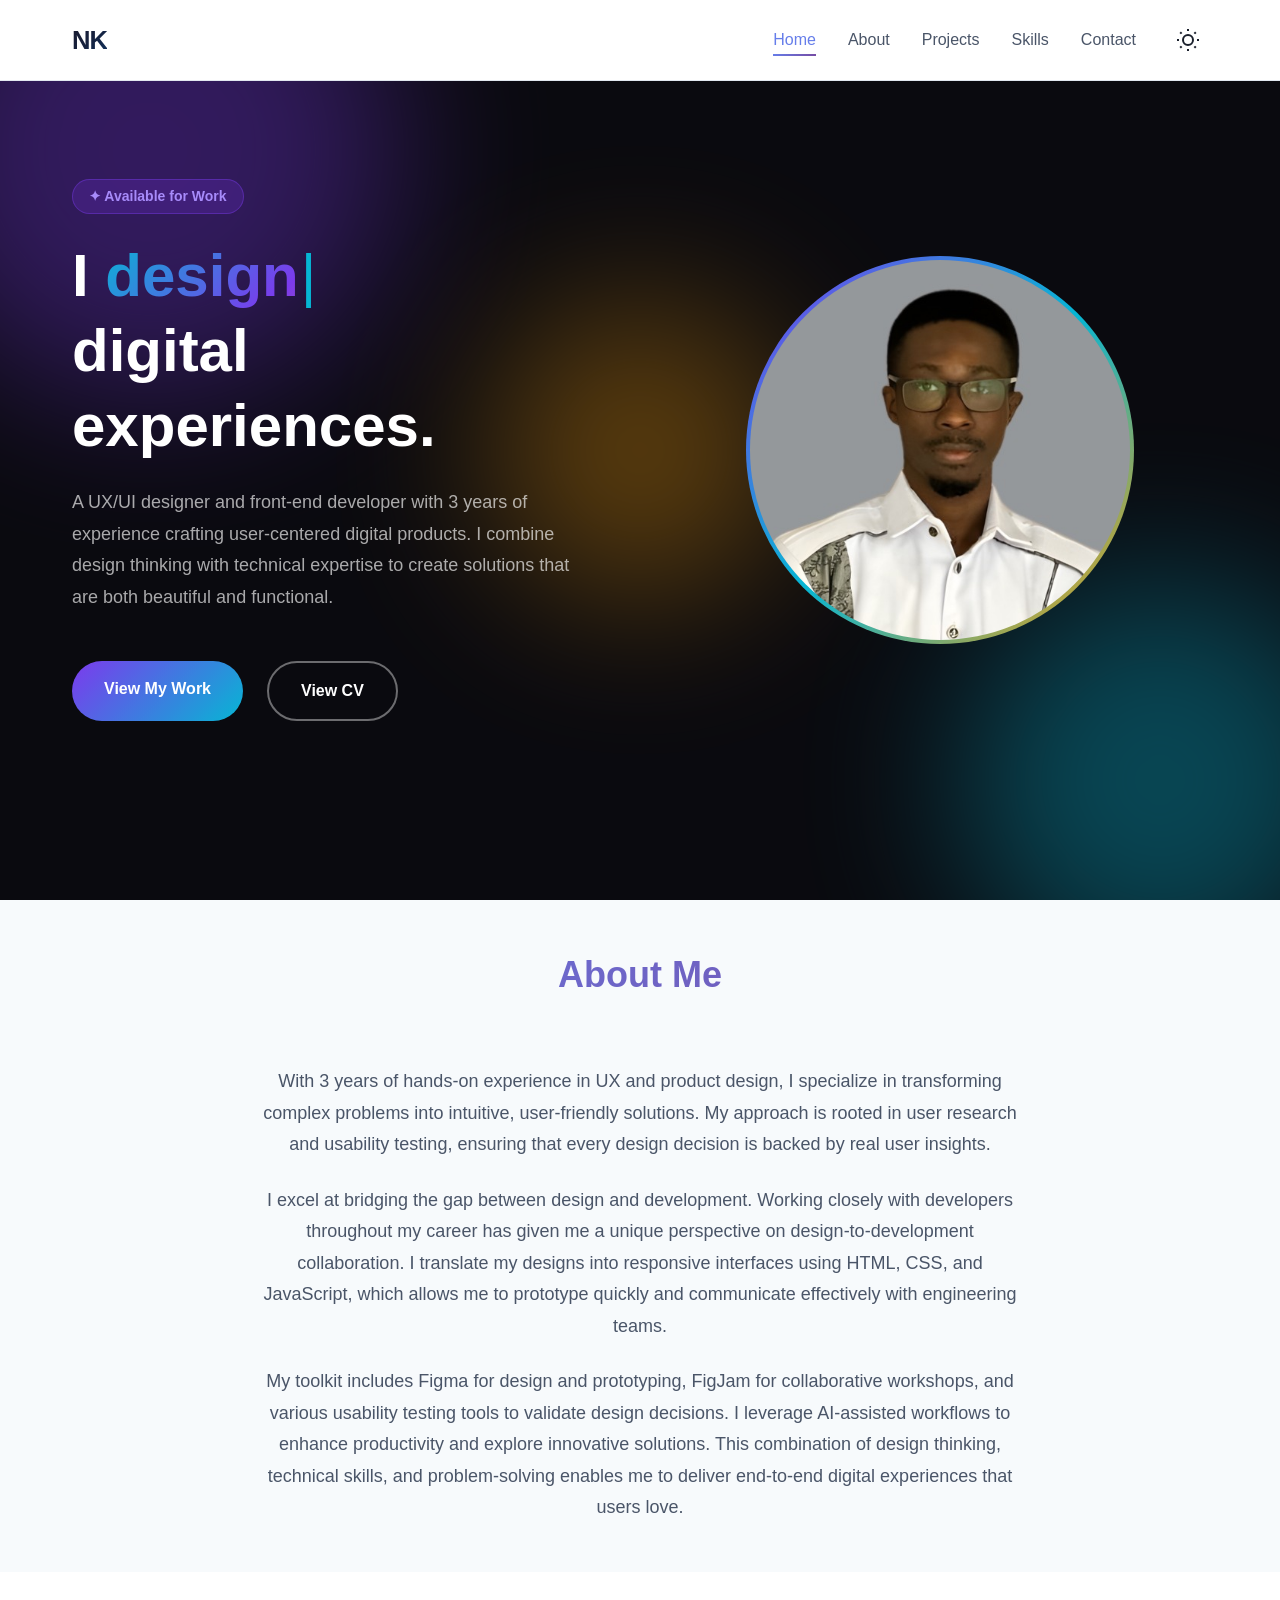
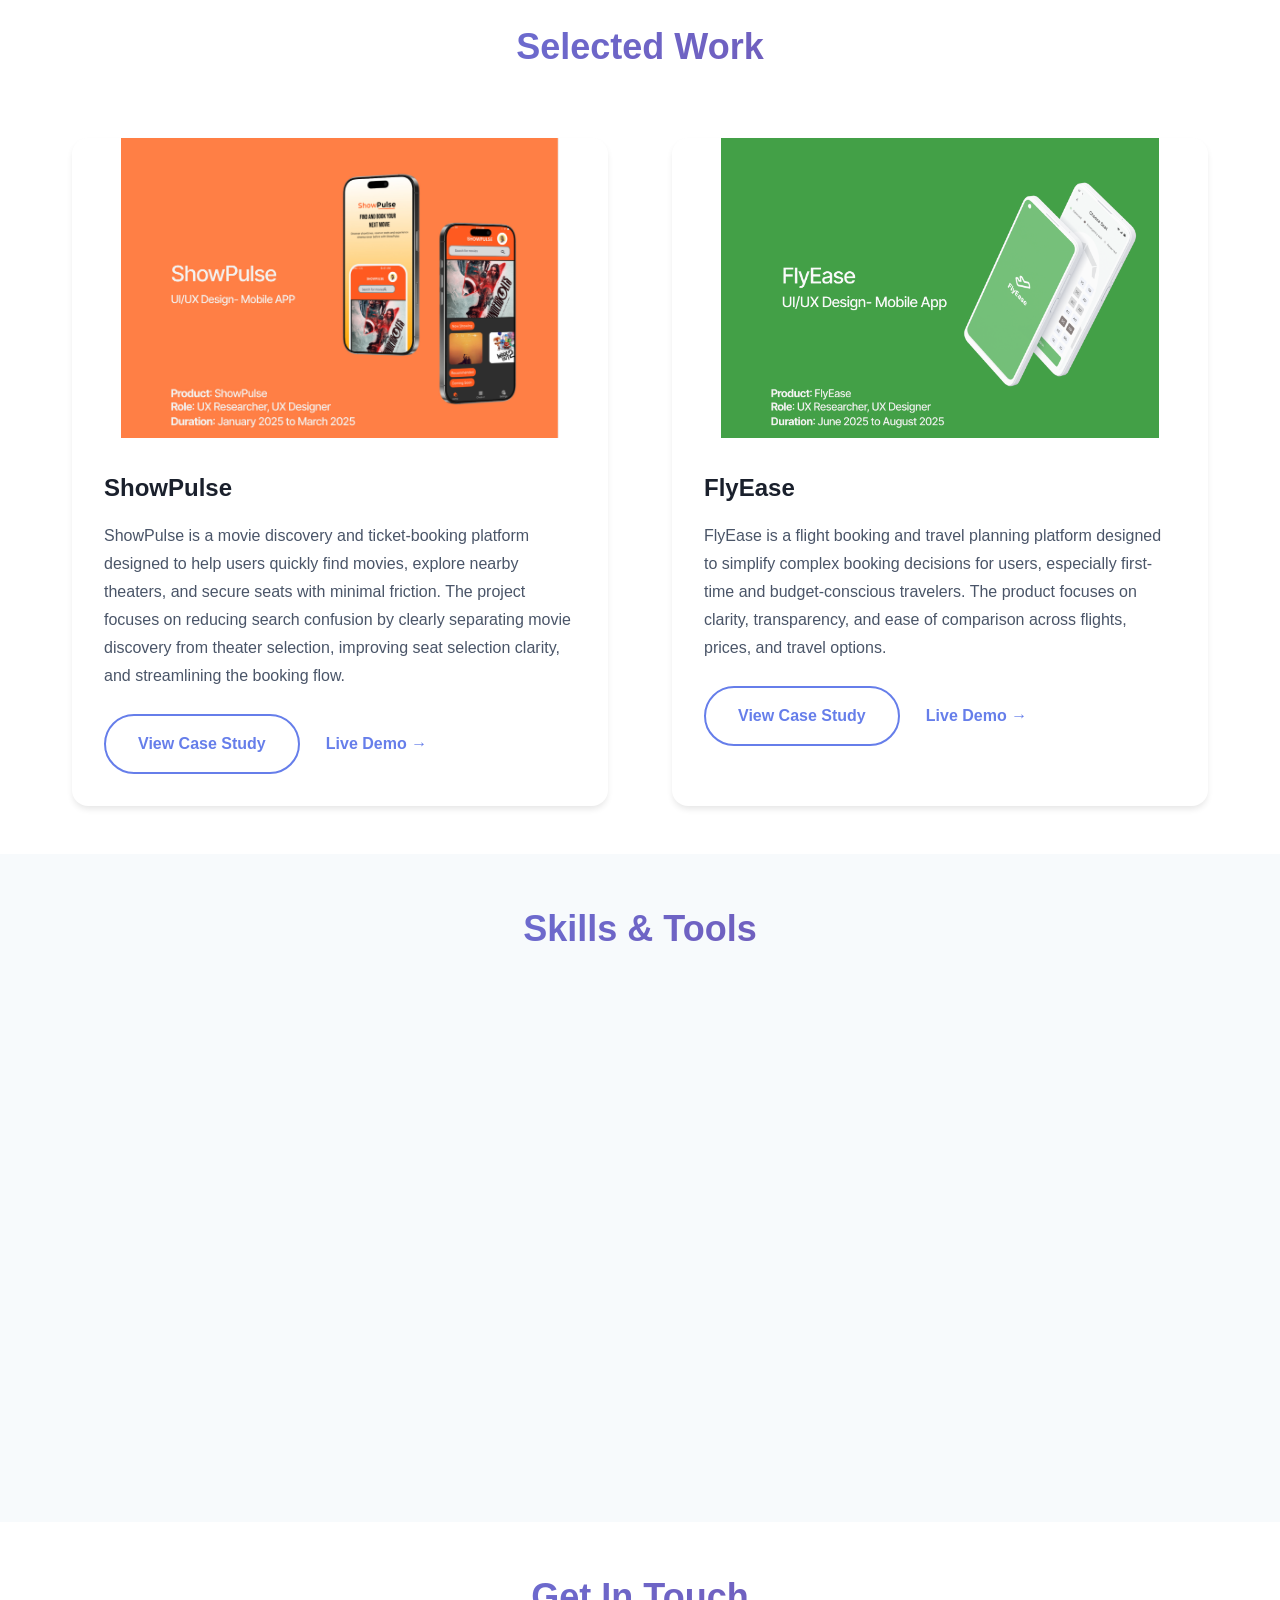
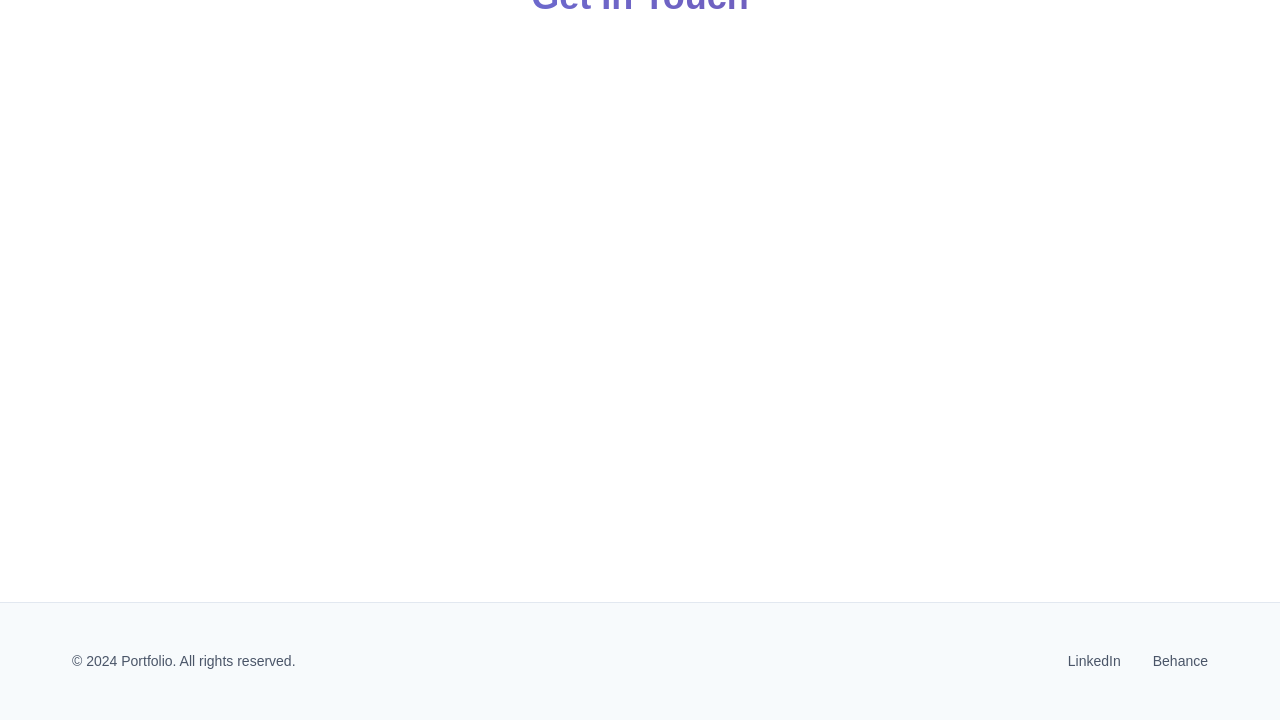
<file: index.html>
<!DOCTYPE html>
<html lang="en">
<head>
    <meta charset="UTF-8">
    <meta name="viewport" content="width=device-width, initial-scale=1.0">
    <meta name="description" content="UX/UI Designer and Front-End Developer Portfolio">
    <title>Portfolio | UX Designer & Developer</title>
    <link rel="stylesheet" href="styles.css">
</head>
<body>
    <!-- Navigation -->
    <header class="header" id="header">
        <nav class="nav container">
            <a href="#" class="nav-logo">NK</a>
            
            <div class="nav-menu" id="nav-menu">
                <ul class="nav-list">
                    <li class="nav-item">
                        <a href="#home" class="nav-link active">Home</a>
                    </li>
                    <li class="nav-item">
                        <a href="#about" class="nav-link">About</a>
                    </li>
                    <li class="nav-item">
                        <a href="#projects" class="nav-link">Projects</a>
                    </li>
                    <li class="nav-item">
                        <a href="#skills" class="nav-link">Skills</a>
                    </li>
                    <li class="nav-item">
                        <a href="#contact" class="nav-link">Contact</a>
                    </li>
                </ul>
                <button class="theme-toggle" id="theme-toggle" aria-label="Toggle theme">
                    <svg class="sun-icon" width="24" height="24" viewBox="0 0 24 24" fill="none" stroke="currentColor" stroke-width="2">
                        <circle cx="12" cy="12" r="5"></circle>
                        <line x1="12" y1="1" x2="12" y2="3"></line>
                        <line x1="12" y1="21" x2="12" y2="23"></line>
                        <line x1="4.22" y1="4.22" x2="5.64" y2="5.64"></line>
                        <line x1="18.36" y1="18.36" x2="19.78" y2="19.78"></line>
                        <line x1="1" y1="12" x2="3" y2="12"></line>
                        <line x1="21" y1="12" x2="23" y2="12"></line>
                        <line x1="4.22" y1="19.78" x2="5.64" y2="18.36"></line>
                        <line x1="18.36" y1="5.64" x2="19.78" y2="4.22"></line>
                    </svg>
                    <svg class="moon-icon" width="24" height="24" viewBox="0 0 24 24" fill="none" stroke="currentColor" stroke-width="2">
                        <path d="M21 12.79A9 9 0 1 1 11.21 3 7 7 0 0 0 21 12.79z"></path>
                    </svg>
                </button>
            </div>

            <button class="nav-toggle" id="nav-toggle" aria-label="Toggle navigation">
                <span></span>
                <span></span>
                <span></span>
            </button>
        </nav>
    </header>

    <!-- Hero Section -->
    <section class="hero section" id="home">
        <div class="hero-bg-orb orb-1"></div>
        <div class="hero-bg-orb orb-2"></div>
        <div class="hero-bg-orb orb-3"></div>
        <div class="hero-container container">
            <div class="hero-content">
                <div class="hero-badge">✦ Available for Work</div>
                <h1 class="hero-title">
                    I <span class="typewriter-wrap"><span class="typewriter" id="typewriter"></span><span class="typewriter-cursor">|</span></span>
                    <br>digital experiences.
                </h1>
                <p class="hero-description">
                    A UX/UI designer and front-end developer with 3 years of experience crafting user-centered digital products. I combine design thinking with technical expertise to create solutions that are both beautiful and functional.
                </p>
                <div class="hero-buttons">
                    <a href="#projects" class="btn btn-primary">View My Work</a>
                    <a href="Nana_Kwesi_Annan-Dadzie_CV.pdf" class="btn btn-secondary" target="_blank" rel="noopener noreferrer">View CV</a>
                </div>
            </div>
            <div class="hero-visual">
                <div class="hero-photo-wrapper">
                    <img src="Profile.jpg" alt="Nana Kwesi Annan-Dadzie" class="hero-photo">
                </div>
            </div>
        </div>
    </section>

    <!-- About Section -->
    <section class="about section" id="about">
        <div class="container">
            <h2 class="section-title">About Me</h2>
            <div class="about-content about-content--centered">
                <div class="about-text">
                    <p class="about-paragraph">
                        With 3 years of hands-on experience in UX and product design, I specialize in transforming complex problems into intuitive, user-friendly solutions. My approach is rooted in user research and usability testing, ensuring that every design decision is backed by real user insights.
                    </p>
                    <p class="about-paragraph">
                        I excel at bridging the gap between design and development. Working closely with developers throughout my career has given me a unique perspective on design-to-development collaboration. I translate my designs into responsive interfaces using HTML, CSS, and JavaScript, which allows me to prototype quickly and communicate effectively with engineering teams.
                    </p>
                    <p class="about-paragraph">
                        My toolkit includes Figma for design and prototyping, FigJam for collaborative workshops, and various usability testing tools to validate design decisions. I leverage AI-assisted workflows to enhance productivity and explore innovative solutions. This combination of design thinking, technical skills, and problem-solving enables me to deliver end-to-end digital experiences that users love.
                    </p>
                </div>
            </div>
        </div>
    </section>

    <!-- Projects Section -->
    <section class="projects section" id="projects">
        <div class="container">
            <h2 class="section-title">Selected Work</h2>
            <div class="projects-grid">
                <article class="project-card">
                    <div class="project-image">
                        <img src="project1.jpg" alt="ShowPulse - Movie Discovery Platform">
                    </div>
                    <div class="project-content">
                        <h3 class="project-title">ShowPulse</h3>
                        <p class="project-description">
                            ShowPulse is a movie discovery and ticket-booking platform designed to help users quickly find movies, explore nearby theaters, and secure seats with minimal friction. The project focuses on reducing search confusion by clearly separating movie discovery from theater selection, improving seat selection clarity, and streamlining the booking flow.
                        </p>
                        <div class="project-buttons">
                            <a href="Projects/ShowPulse/showpulse.html" class="btn btn-outline" onclick="window.location.href='Projects/ShowPulse/showpulse.html'; return false;">View Case Study</a>
                            <a href="#" class="btn btn-text">Live Demo →</a>
                        </div>
                    </div>
                </article>
                <article class="project-card">
                    <div class="project-image">
                        <img src="project2.jpg" alt="FlyEase - Flight Booking Platform">
                    </div>
                    <div class="project-content">
                        <h3 class="project-title">FlyEase</h3>
                        <p class="project-description">
                            FlyEase is a flight booking and travel planning platform designed to simplify complex booking decisions for users, especially first-time and budget-conscious travelers. The product focuses on clarity, transparency, and ease of comparison across flights, prices, and travel options.
                        </p>
                        <div class="project-buttons">
                            <a href="Projects/FlyEase/flyease.html" class="btn btn-outline" onclick="window.location.href='Projects/FlyEase/flyease.html'; return false;">View Case Study</a>
                            <a href="#" class="btn btn-text">Live Demo →</a>
                        </div>
                    </div>
                </article>
            </div>
        </div>
    </section>

    <!-- Skills Section -->
    <section class="skills section" id="skills">
        <div class="container">
            <h2 class="section-title">Skills & Tools</h2>
            <div class="skills-grid">
                <div class="skill-category">
                    <h3 class="skill-category-title">UX / UI Design</h3>
                    <div class="skill-items">
                        <span class="skill-badge">User Research</span>
                        <span class="skill-badge">Wireframing</span>
                        <span class="skill-badge">Prototyping</span>
                        <span class="skill-badge">Usability Testing</span>
                        <span class="skill-badge">Interaction Design</span>
                        <span class="skill-badge">Information Architecture</span>
                    </div>
                </div>
                <div class="skill-category">
                    <h3 class="skill-category-title">Front-End Development</h3>
                    <div class="skill-items">
                        <span class="skill-badge">HTML</span>
                        <span class="skill-badge">CSS</span>
                        <span class="skill-badge">JavaScript</span>
                        <span class="skill-badge">Responsive Design</span>
                    </div>
                </div>
                <div class="skill-category">
                    <h3 class="skill-category-title">Tools & Platforms</h3>
                    <div class="skill-items">
                        <span class="skill-badge">Figma</span>
                        <span class="skill-badge">FigJam</span>
                        <span class="skill-badge">GitHub</span>
                        <span class="skill-badge">VS Code</span>
                    </div>
                </div>
                <div class="skill-category">
                    <h3 class="skill-category-title">AI Tools for UX & Productivity</h3>
                    <div class="skill-items ai-tools">
                        <span class="skill-badge ai-badge">
                            <svg class="ai-icon" width="20" height="20" viewBox="0 0 24 24" fill="currentColor"><path d="M12 2L2 7V17L12 22L22 17V7L12 2Z"/></svg>
                            ChatGPT
                        </span>
                        <span class="skill-badge ai-badge">
                            <svg class="ai-icon" width="20" height="20" viewBox="0 0 24 24" fill="currentColor"><circle cx="12" cy="12" r="10"/></svg>
                            Claude AI
                        </span>
                        <span class="skill-badge ai-badge">
                            <svg class="ai-icon" width="20" height="20" viewBox="0 0 24 24" fill="currentColor"><rect x="4" y="4" width="16" height="16" rx="2"/></svg>
                            Midjourney
                        </span>
                        <span class="skill-badge ai-badge">
                            <svg class="ai-icon" width="20" height="20" viewBox="0 0 24 24" fill="currentColor"><polygon points="12,2 2,7 12,12 22,7"/></svg>
                            Notion AI
                        </span>
                    </div>
                </div>
            </div>
        </div>
    </section>

    <!-- Contact Section -->
    <section class="contact section" id="contact">
        <div class="container">
            <h2 class="section-title">Get In Touch</h2>
            <div class="contact-content">
                <div class="contact-info">
                    <p class="contact-text">
                        I'm always open to discussing new projects, creative ideas, or opportunities to be part of your vision.
                    </p>
                    <div class="contact-details">
                        <div class="contact-item">
                            <svg width="24" height="24" viewBox="0 0 24 24" fill="none" stroke="currentColor" stroke-width="2">
                                <path d="M4 4h16c1.1 0 2 .9 2 2v12c0 1.1-.9 2-2 2H4c-1.1 0-2-.9-2-2V6c0-1.1.9-2 2-2z"></path>
                                <polyline points="22,6 12,13 2,6"></polyline>
                            </svg>
                            <a href="mailto:nanamyson16@gmail.com">nanamyson16@gmail.com</a>
                        </div>
                        <div class="contact-item">
                            <svg width="24" height="24" viewBox="0 0 24 24" fill="none" stroke="currentColor" stroke-width="2">
                                <path d="M22 16.92v3a2 2 0 0 1-2.18 2 19.79 19.79 0 0 1-8.63-3.07 19.5 19.5 0 0 1-6-6 19.79 19.79 0 0 1-3.07-8.67A2 2 0 0 1 4.11 2h3a2 2 0 0 1 2 1.72 12.84 12.84 0 0 0 .7 2.81 2 2 0 0 1-.45 2.11L8.09 9.91a16 16 0 0 0 6 6l1.27-1.27a2 2 0 0 1 2.11-.45 12.84 12.84 0 0 0 2.81.7A2 2 0 0 1 22 16.92z"></path>
                            </svg>
                            <a href="tel:+233535690093">+233 53 569 0093</a>
                        </div>
                        <div class="social-links">
                            <a href="https://www.linkedin.com/in/nkwesi" class="social-link" aria-label="LinkedIn" target="_blank" rel="noopener noreferrer">
                                <svg width="24" height="24" viewBox="0 0 24 24" fill="currentColor">
                                    <path d="M20.447 20.452h-3.554v-5.569c0-1.328-.027-3.037-1.852-3.037-1.853 0-2.136 1.445-2.136 2.939v5.667H9.351V9h3.414v1.561h.046c.477-.9 1.637-1.85 3.37-1.85 3.601 0 4.267 2.37 4.267 5.455v6.286zM5.337 7.433c-1.144 0-2.063-.926-2.063-2.065 0-1.138.92-2.063 2.063-2.063 1.14 0 2.064.925 2.064 2.063 0 1.139-.925 2.065-2.064 2.065zm1.782 13.019H3.555V9h3.564v11.452zM22.225 0H1.771C.792 0 0 .774 0 1.729v20.542C0 23.227.792 24 1.771 24h20.451C23.2 24 24 23.227 24 22.271V1.729C24 .774 23.2 0 22.222 0h.003z"/>
                                </svg>
                            </a>
                            <a href="#" class="social-link" aria-label="Behance">
                                <svg width="24" height="24" viewBox="0 0 24 24" fill="currentColor">
                                    <path d="M22 7h-7v-2h7v2zm1.726 10c-.442 1.297-2.029 3-5.101 3-3.074 0-5.564-1.729-5.564-5.675 0-3.91 2.325-5.92 5.466-5.92 3.082 0 4.964 1.782 5.375 4.426.078.506.109 1.188.095 2.14h-8.027c.13 3.211 3.483 3.312 4.588 2.029h3.168zm-7.686-4h4.965c-.105-1.547-1.136-2.219-2.477-2.219-1.466 0-2.277.768-2.488 2.219zm-9.574 6.988h-6.466v-14.967h6.953c5.476.081 5.58 5.444 2.72 6.906 3.461 1.26 3.577 8.061-3.207 8.061zm-3.466-8.988h3.584c2.508 0 2.906-3-.312-3h-3.272v3zm3.391 3h-3.391v3.016h3.341c3.055 0 2.868-3.016.05-3.016z"/>
                                </svg>
                            </a>
                        </div>
                    </div>
                </div>
                <form class="contact-form" id="contact-form">
                    <div class="form-group">
                        <label for="name" class="form-label">Name</label>
                        <input type="text" id="name" name="name" class="form-input" required>
                        <span class="form-error" id="name-error"></span>
                    </div>
                    <div class="form-group">
                        <label for="email" class="form-label">Email</label>
                        <input type="email" id="email" name="email" class="form-input" required>
                        <span class="form-error" id="email-error"></span>
                    </div>
                    <div class="form-group">
                        <label for="message" class="form-label">Message</label>
                        <textarea id="message" name="message" class="form-input" rows="5" required></textarea>
                        <span class="form-error" id="message-error"></span>
                    </div>
                    <button type="submit" class="btn btn-primary btn-submit">Send Message</button>
                    <div class="form-message" id="form-message"></div>
                </form>
            </div>
        </div>
    </section>

    <!-- Footer -->
    <footer class="footer">
        <div class="container">
            <div class="footer-content">
                <p class="footer-text">&copy; 2024 Portfolio. All rights reserved.</p>
                <div class="footer-social">
                    <a href="https://www.linkedin.com/in/nkwesi" class="footer-link" target="_blank" rel="noopener noreferrer">LinkedIn</a>
                    <a href="#" class="footer-link">Behance</a>
                </div>
            </div>
        </div>
    </footer>

    <button class="back-to-top" id="back-to-top" aria-label="Back to top">
        <svg width="24" height="24" viewBox="0 0 24 24" fill="none" stroke="currentColor" stroke-width="2">
            <polyline points="18 15 12 9 6 15"></polyline>
        </svg>
    </button>

    <script src="script.js"></script>
</body>
</html>
</file>
<file: styles.css>
/* CSS Variables */
:root {
    --color-primary: #667eea;
    --color-primary-dark: #5568d3;
    --color-secondary: #764ba2;
    --color-accent: #f093fb;
    --color-text: #1a202c;
    --color-text-light: #4a5568;
    --color-bg: #ffffff;
    --color-bg-secondary: #f7fafc;
    --color-border: #e2e8f0;
    --color-success: #48bb78;
    --color-error: #f56565;

    --gradient-primary: linear-gradient(135deg, #667eea 0%, #764ba2 100%);
    --gradient-accent: linear-gradient(135deg, #f093fb 0%, #f5576c 100%);
    --gradient-hover: linear-gradient(135deg, #5568d3 0%, #6441a5 100%);
    --gradient-showpulse: linear-gradient(135deg, #FF5A1F 0%, #764ba2 100%);
    --hero-bg: #0a0a0f;
    --hero-accent-1: #7c3aed;
    --hero-accent-2: #06b6d4;
    --hero-accent-3: #f59e0b;

    --spacing-xs: 0.5rem;
    --spacing-sm: 1rem;
    --spacing-md: 1.5rem;
    --spacing-lg: 2rem;
    --spacing-xl: 3rem;
    --spacing-2xl: 4rem;
    --spacing-3xl: 6rem;

    --font-sans: -apple-system, BlinkMacSystemFont, 'Segoe UI', Roboto, 'Helvetica Neue', Arial, sans-serif;
    --font-size-sm: 0.875rem;
    --font-size-base: 1rem;
    --font-size-lg: 1.125rem;
    --font-size-xl: 1.25rem;
    --font-size-2xl: 1.5rem;
    --font-size-3xl: 1.875rem;
    --font-size-4xl: 2.25rem;
    --font-size-5xl: 3rem;
    --font-size-6xl: 3.75rem;

    --font-weight-normal: 400;
    --font-weight-medium: 500;
    --font-weight-semibold: 600;
    --font-weight-bold: 700;

    --line-height-tight: 1.25;
    --line-height-normal: 1.5;
    --line-height-relaxed: 1.75;

    --border-radius-sm: 0.375rem;
    --border-radius-md: 0.5rem;
    --border-radius-lg: 0.75rem;
    --border-radius-xl: 1rem;
    --border-radius-full: 9999px;

    --shadow-sm: 0 1px 2px 0 rgba(0, 0, 0, 0.05);
    --shadow-md: 0 4px 6px -1px rgba(0, 0, 0, 0.1);
    --shadow-lg: 0 10px 15px -3px rgba(0, 0, 0, 0.1);
    --shadow-xl: 0 20px 25px -5px rgba(0, 0, 0, 0.1);

    --transition-fast: 150ms ease-in-out;
    --transition-base: 250ms ease-in-out;
    --transition-slow: 350ms ease-in-out;

    --container-width: 1200px;
    --header-height: 80px;
}

[data-theme="dark"] {
    --color-text: #f7fafc;
    --color-text-light: #cbd5e0;
    --color-bg: #1a202c;
    --color-bg-secondary: #2d3748;
    --color-border: #4a5568;
}

*, *::before, *::after { box-sizing: border-box; margin: 0; padding: 0; }
html { scroll-behavior: smooth; }
body {
    font-family: var(--font-sans);
    font-size: var(--font-size-base);
    line-height: var(--line-height-normal);
    color: var(--color-text);
    background-color: var(--color-bg);
    transition: background-color var(--transition-base), color var(--transition-base);
}
img { max-width: 100%; height: auto; display: block; }
a { color: inherit; text-decoration: none; }
button { font-family: inherit; cursor: pointer; }

.container { max-width: var(--container-width); margin: 0 auto; padding: 0 var(--spacing-lg); }
.section { padding: var(--spacing-xl) 0; }
.section-title {
    font-size: var(--font-size-4xl);
    font-weight: var(--font-weight-bold);
    text-align: center;
    margin-bottom: var(--spacing-2xl);
    background: var(--gradient-primary);
    -webkit-background-clip: text;
    -webkit-text-fill-color: transparent;
    background-clip: text;
}

.header { position: fixed; top: 0; left: 0; width: 100%; background-color: var(--color-bg); border-bottom: 1px solid var(--color-border); z-index: 1000; transition: all var(--transition-base); }
.header.scrolled { box-shadow: var(--shadow-md); }
.nav { display: flex; align-items: center; justify-content: space-between; height: var(--header-height); }
.nav-logo {
    font-weight: var(--font-weight-bold);
    background: linear-gradient(135deg, #1a1a2e 0%, #16213e 50%, #0f3460 100%);
    -webkit-background-clip: text;
    -webkit-text-fill-color: transparent;
    background-clip: text;
    letter-spacing: -1px;
    font-size: 1.6rem;
}
.nav-menu { display: flex; align-items: center; gap: var(--spacing-lg); }
.nav-list { display: flex; align-items: center; gap: var(--spacing-lg); list-style: none; }
.nav-link { position: relative; font-size: var(--font-size-base); font-weight: var(--font-weight-medium); color: var(--color-text-light); transition: color var(--transition-fast); }
.nav-link:hover, .nav-link.active { color: var(--color-primary); }
.nav-link::after { content: ''; position: absolute; bottom: -8px; left: 0; width: 0; height: 2px; background: var(--gradient-primary); transition: width var(--transition-base); }
.nav-link.active::after { width: 100%; }
.theme-toggle { display: flex; align-items: center; justify-content: center; width: 40px; height: 40px; border: none; background: transparent; color: var(--color-text); border-radius: var(--border-radius-md); transition: all var(--transition-fast); }
.theme-toggle:hover { background-color: var(--color-bg-secondary); }
.sun-icon { display: block; }
.moon-icon { display: none; }
[data-theme="dark"] .sun-icon { display: none; }
[data-theme="dark"] .moon-icon { display: block; }
.nav-toggle { display: none; flex-direction: column; gap: 6px; width: 40px; height: 40px; padding: 8px; border: none; background: transparent; }
.nav-toggle span { display: block; width: 100%; height: 2px; background-color: var(--color-text); transition: all var(--transition-base); }
.nav-toggle.active span:nth-child(1) { transform: translateY(8px) rotate(45deg); }
.nav-toggle.active span:nth-child(2) { opacity: 0; }
.nav-toggle.active span:nth-child(3) { transform: translateY(-8px) rotate(-45deg); }

/* ── HERO ── */
.hero { position: relative; min-height: 100vh; display: flex; align-items: center; background: var(--hero-bg); overflow: hidden; }
.hero-bg-orb { position: absolute; border-radius: 50%; filter: blur(80px); opacity: 0.35; pointer-events: none; }
.orb-1 { width: 500px; height: 500px; background: var(--hero-accent-1); top: -100px; left: -100px; animation: orbFloat 8s ease-in-out infinite; }
.orb-2 { width: 400px; height: 400px; background: var(--hero-accent-2); bottom: -80px; right: -80px; animation: orbFloat 10s ease-in-out infinite reverse; }
.orb-3 { width: 300px; height: 300px; background: var(--hero-accent-3); top: 50%; left: 50%; transform: translate(-50%, -50%); animation: orbFloat 12s ease-in-out infinite 2s; }
@keyframes orbFloat {
    0%, 100% { transform: translate(0, 0) scale(1); }
    33% { transform: translate(30px, -30px) scale(1.05); }
    66% { transform: translate(-20px, 20px) scale(0.95); }
}
.hero-container { display: grid; grid-template-columns: 1fr 1fr; gap: var(--spacing-2xl); align-items: center; position: relative; z-index: 1; }
.hero-content { z-index: 1; }
.hero-badge { display: inline-flex; align-items: center; gap: 8px; padding: 6px 16px; background: rgba(124, 58, 237, 0.2); border: 1px solid rgba(124, 58, 237, 0.4); border-radius: var(--border-radius-full); color: #a78bfa; font-size: var(--font-size-sm); font-weight: var(--font-weight-semibold); margin-bottom: var(--spacing-md); animation: fadeInUp 0.6s ease-out; }
.hero-title { font-size: var(--font-size-6xl); font-weight: var(--font-weight-bold); line-height: var(--line-height-tight); color: #ffffff; margin-bottom: var(--spacing-md); animation: fadeInUp 0.8s ease-out 0.1s backwards; }
.typewriter-wrap { display: inline-flex; align-items: center; gap: 2px; }
.typewriter { background: linear-gradient(135deg, #06b6d4, #7c3aed, #f59e0b); -webkit-background-clip: text; -webkit-text-fill-color: transparent; background-clip: text; background-size: 200% auto; animation: gradientShift 3s linear infinite; }
@keyframes gradientShift { 0% { background-position: 0% center; } 100% { background-position: 200% center; } }
.typewriter-cursor { color: #06b6d4; font-weight: 300; animation: blink 1s step-end infinite; }
@keyframes blink { 0%, 100% { opacity: 1; } 50% { opacity: 0; } }
.hero-description { font-size: var(--font-size-lg); line-height: var(--line-height-relaxed); color: rgba(255, 255, 255, 0.65); margin-bottom: var(--spacing-xl); animation: fadeInUp 0.8s ease-out 0.3s backwards; max-width: 520px; }
.hero-buttons { display: flex; gap: var(--spacing-md); animation: fadeInUp 0.8s ease-out 0.5s backwards; }
.hero-visual { position: relative; height: 500px; display: flex; align-items: center; justify-content: center; animation: fadeInUp 0.8s ease-out 0.6s backwards; }

/* ── Buttons ── */
.btn { display: inline-block; padding: var(--spacing-sm) var(--spacing-lg); font-size: var(--font-size-base); font-weight: var(--font-weight-semibold); border-radius: var(--border-radius-full); transition: all var(--transition-base); border: 2px solid transparent; }
.btn-primary { background: linear-gradient(135deg, #7c3aed, #06b6d4); color: #ffffff; border: none; }
.btn-primary:hover { transform: translateY(-2px); box-shadow: 0 8px 25px rgba(124, 58, 237, 0.4); }
.btn-secondary { background: transparent; color: #ffffff; border-color: rgba(255,255,255,0.4); }
.btn-secondary:hover { background: rgba(255,255,255,0.1); border-color: #fff; }
.btn-outline { background: transparent; color: var(--color-primary); border-color: var(--color-primary); }
.btn-outline:hover { background: var(--gradient-primary); color: #ffffff; border-color: transparent; }
.btn-text { background: transparent; color: var(--color-primary); padding: var(--spacing-sm) 0; font-weight: var(--font-weight-semibold); }
.btn-text:hover { transform: translateX(4px); }

/* ── About ── */
.about { background-color: var(--color-bg-secondary); }
.about-content { display: grid; grid-template-columns: 2fr 1fr; gap: var(--spacing-2xl); align-items: center; }
.about-text { opacity: 0; transform: translateY(30px); transition: all 0.6s ease-out; }
.about-text.visible { opacity: 1; transform: translateY(0); }
.about-paragraph { font-size: var(--font-size-lg); line-height: var(--line-height-relaxed); color: var(--color-text-light); margin-bottom: var(--spacing-md); }
.about-paragraph:last-child { margin-bottom: 0; }
.about-image { opacity: 0; transform: translateY(30px); transition: all 0.6s ease-out 0.2s; }
.about-image.visible { opacity: 1; transform: translateY(0); }
.image-wrapper { border-radius: var(--border-radius-xl); overflow: hidden; box-shadow: var(--shadow-xl); }
.placeholder-image { width: 100%; height: auto; }

/* ── Projects ── */
.projects-grid { display: grid; grid-template-columns: repeat(auto-fit, minmax(500px, 1fr)); gap: var(--spacing-2xl); }
.project-card { background-color: var(--color-bg); border-radius: var(--border-radius-xl); overflow: hidden; box-shadow: var(--shadow-md); transition: all var(--transition-base); opacity: 0; transform: translateY(30px); }
.project-card.visible { opacity: 1; transform: translateY(0); }
.project-card:hover { transform: translateY(-8px); box-shadow: var(--shadow-xl); }
.project-image { width: 100%; height: 300px; overflow: hidden; }
.project-image img { width: 100%; height: 100%; object-fit: contain; transition: transform var(--transition-slow); }
.project-image svg { width: 100%; height: 100%; object-fit: cover; transition: transform var(--transition-slow); }
.project-card:hover .project-image img { transform: scale(1.05); }
.project-card:hover .project-image svg { transform: scale(1.05); }
.project-content { padding: var(--spacing-lg); }
.project-title { font-size: var(--font-size-2xl); font-weight: var(--font-weight-bold); margin-bottom: var(--spacing-sm); }
.project-description { font-size: var(--font-size-base); line-height: var(--line-height-relaxed); color: var(--color-text-light); margin-bottom: var(--spacing-md); }
.project-buttons { display: flex; gap: var(--spacing-md); }

/* ── Skills ── */
.skills { background-color: var(--color-bg-secondary); }
.skills-grid { display: grid; grid-template-columns: repeat(auto-fit, minmax(280px, 1fr)); gap: var(--spacing-xl); }
.skill-category { opacity: 0; transform: translateY(30px); transition: all 0.6s ease-out; }
.skill-category.visible { opacity: 1; transform: translateY(0); }
.skill-category-title { font-size: var(--font-size-xl); font-weight: var(--font-weight-semibold); margin-bottom: var(--spacing-md); color: var(--color-text); }
.skill-items { display: flex; flex-wrap: wrap; gap: var(--spacing-sm); }
.skill-badge { display: inline-flex; align-items: center; gap: var(--spacing-xs); padding: var(--spacing-xs) var(--spacing-md); background-color: var(--color-bg); border: 1px solid var(--color-border); border-radius: var(--border-radius-full); font-size: var(--font-size-sm); font-weight: var(--font-weight-medium); transition: all var(--transition-fast); }
.skill-badge:hover { border-color: var(--color-primary); transform: translateY(-2px); box-shadow: var(--shadow-sm); }
.ai-badge { background: linear-gradient(135deg, rgba(102, 126, 234, 0.1) 0%, rgba(118, 75, 162, 0.1) 100%); border-color: var(--color-primary); }
.ai-icon { width: 16px; height: 16px; color: var(--color-primary); }

/* ── Contact ── */
.contact-content { display: grid; grid-template-columns: 1fr 1fr; gap: var(--spacing-2xl); }
.contact-info { opacity: 0; transform: translateY(30px); transition: all 0.6s ease-out; }
.contact-info.visible { opacity: 1; transform: translateY(0); }
.contact-text { font-size: var(--font-size-lg); line-height: var(--line-height-relaxed); color: var(--color-text-light); margin-bottom: var(--spacing-xl); }
.contact-details { display: flex; flex-direction: column; gap: var(--spacing-lg); }
.contact-item { display: flex; align-items: center; gap: var(--spacing-md); font-size: var(--font-size-lg); color: var(--color-text); }
.contact-item a { transition: color var(--transition-fast); }
.contact-item a:hover { color: var(--color-primary); }
.contact-item svg { color: var(--color-primary); flex-shrink: 0; }
.social-links { display: flex; gap: var(--spacing-md); }
.social-link { display: flex; align-items: center; justify-content: center; width: 48px; height: 48px; border-radius: var(--border-radius-md); background-color: var(--color-bg-secondary); color: var(--color-text); transition: all var(--transition-base); }
.social-link:hover { background: var(--gradient-primary); color: #ffffff; transform: translateY(-4px); }
.contact-form { opacity: 0; transform: translateY(30px); transition: all 0.6s ease-out 0.2s; }
.contact-form.visible { opacity: 1; transform: translateY(0); }
.form-group { margin-bottom: var(--spacing-md); }
.form-label { display: block; font-size: var(--font-size-sm); font-weight: var(--font-weight-semibold); margin-bottom: var(--spacing-xs); color: var(--color-text); }
.form-input { width: 100%; padding: var(--spacing-sm) var(--spacing-md); font-size: var(--font-size-base); font-family: inherit; color: var(--color-text); background-color: var(--color-bg); border: 2px solid var(--color-border); border-radius: var(--border-radius-md); transition: all var(--transition-fast); }
.form-input:focus { outline: none; border-color: var(--color-primary); box-shadow: 0 0 0 3px rgba(102, 126, 234, 0.1); }
.form-input.error { border-color: var(--color-error); }
.form-error { display: block; font-size: var(--font-size-sm); color: var(--color-error); margin-top: var(--spacing-xs); }
.btn-submit { width: 100%; background: var(--gradient-primary); color: #ffffff; border: none; padding: var(--spacing-md); font-size: var(--font-size-base); }
.btn-submit:hover { background: var(--gradient-hover); transform: translateY(-2px); box-shadow: var(--shadow-lg); }
.form-message { margin-top: var(--spacing-md); padding: var(--spacing-md); border-radius: var(--border-radius-md); font-size: var(--font-size-sm); text-align: center; display: none; }
.form-message.success { display: block; background-color: rgba(72, 187, 120, 0.1); color: var(--color-success); }
.form-message.error { display: block; background-color: rgba(245, 101, 101, 0.1); color: var(--color-error); }

/* ── Footer ── */
.footer { background-color: var(--color-bg-secondary); border-top: 1px solid var(--color-border); padding: var(--spacing-xl) 0; }
.footer-content { display: flex; align-items: center; justify-content: space-between; }
.footer-text { color: var(--color-text-light); font-size: var(--font-size-sm); }
.footer-social { display: flex; gap: var(--spacing-lg); }
.footer-link { color: var(--color-text-light); font-size: var(--font-size-sm); transition: color var(--transition-fast); }
.footer-link:hover { color: var(--color-primary); }

/* ── Back to top ── */
.back-to-top { position: fixed; bottom: var(--spacing-lg); right: var(--spacing-lg); width: 48px; height: 48px; border-radius: var(--border-radius-full); background: var(--gradient-primary); color: #ffffff; border: none; display: flex; align-items: center; justify-content: center; opacity: 0; visibility: hidden; transition: all var(--transition-base); box-shadow: var(--shadow-lg); }
.back-to-top.visible { opacity: 1; visibility: visible; }
.back-to-top:hover { transform: translateY(-4px); box-shadow: var(--shadow-xl); }

@keyframes fadeInUp { from { opacity: 0; transform: translateY(30px); } to { opacity: 1; transform: translateY(0); } }
@keyframes float { 0%, 100% { transform: translateY(0); } 50% { transform: translateY(-20px); } }

/* ── Responsive ── */
@media (max-width: 768px) {
    :root { --font-size-6xl: 2.5rem; --font-size-5xl: 2rem; --font-size-4xl: 1.75rem; --spacing-3xl: 4rem; }
    .nav-menu { position: fixed; top: var(--header-height); left: 0; width: 100%; background-color: var(--color-bg); border-bottom: 1px solid var(--color-border); padding: var(--spacing-lg); flex-direction: column; gap: var(--spacing-md); transform: translateY(-100%); opacity: 0; transition: all var(--transition-base); z-index: 999; }
    .nav-menu.active { transform: translateY(0); opacity: 1; }
    .nav-list { flex-direction: column; width: 100%; }
    .nav-toggle { display: flex; }
    .hero-container { grid-template-columns: 1fr; text-align: center; }
    .hero-buttons { justify-content: center; }
    .hero-visual { display: none; }
    .about-content { grid-template-columns: 1fr; }
    .contact-content { grid-template-columns: 1fr; }
    .projects-grid { grid-template-columns: 1fr; }
    .hero-description { max-width: 100%; }
}

/* ── Case Study Base ── */
.case-study-content { max-width: 860px; margin: 0 auto; }
.content-block { margin-bottom: var(--spacing-lg); }
.image-showcase { margin-top: var(--spacing-lg); width: 100%; }
.showcase-image { width: 100%; height: auto; border-radius: var(--border-radius-lg); }

/* ── Challenge Cards ── */
.challenge-cards { display: grid; grid-template-columns: repeat(4, 1fr); gap: var(--spacing-md); margin-top: var(--spacing-lg); }
.challenge-card { background: var(--color-bg); border-radius: var(--border-radius-xl); padding: var(--spacing-lg) var(--spacing-md); box-shadow: var(--shadow-md); display: flex; flex-direction: column; align-items: flex-start; gap: var(--spacing-sm); transition: transform var(--transition-base), box-shadow var(--transition-base); }
.challenge-card:hover { transform: translateY(-4px); box-shadow: var(--shadow-lg); }
.challenge-number { font-size: var(--font-size-2xl); font-weight: var(--font-weight-bold); background: var(--gradient-showpulse); -webkit-background-clip: text; -webkit-text-fill-color: transparent; background-clip: text; }
.challenge-text { font-size: var(--font-size-sm); color: var(--color-text-light); line-height: var(--line-height-relaxed); }

/* ── Donut Cards ── */
.donut-cards { display: grid; grid-template-columns: repeat(3, 1fr); gap: var(--spacing-md); margin-top: var(--spacing-lg); margin-bottom: var(--spacing-lg); }
.donut-card { background: var(--color-bg); border-radius: var(--border-radius-xl); padding: var(--spacing-lg) var(--spacing-md); box-shadow: var(--shadow-md); display: flex; flex-direction: column; align-items: center; text-align: center; gap: var(--spacing-sm); transition: transform var(--transition-base), box-shadow var(--transition-base); }
.donut-card:hover { transform: translateY(-4px); box-shadow: var(--shadow-lg); }
.donut-ring { position: relative; width: 100px; height: 100px; border-radius: 50%; display: flex; align-items: center; justify-content: center; }
.donut-ring::before { content: ''; position: absolute; inset: 12px; border-radius: 50%; background: var(--color-bg); z-index: 1; }
.donut-ring--85 { background: conic-gradient(#FF5A1F 0% 85%, #e2e8f0 85% 100%); }
.donut-ring--90 { background: conic-gradient(#FF5A1F 0% 90%, #e2e8f0 90% 100%); }
.donut-ring--70 { background: conic-gradient(#764ba2 0% 70%, #e2e8f0 70% 100%); }
.donut-ring--80 { background: conic-gradient(#FF5A1F 0% 80%, #e2e8f0 80% 100%); }
.donut-ring--75 { background: conic-gradient(#FF5A1F 0% 75%, #e2e8f0 75% 100%); }
.donut-ring--50 { background: conic-gradient(#764ba2 0% 50%, #e2e8f0 50% 100%); }
.donut-percent { position: relative; z-index: 2; font-size: var(--font-size-base); font-weight: var(--font-weight-bold); color: var(--color-text); }
.donut-title { font-size: var(--font-size-base); font-weight: var(--font-weight-semibold); color: var(--color-text); }
.donut-badge { display: inline-block; padding: 2px var(--spacing-sm); border-radius: var(--border-radius-full); font-size: var(--font-size-sm); font-weight: var(--font-weight-semibold); background: rgba(255, 90, 31, 0.12); color: #FF5A1F; }
.donut-badge--critical { background: rgba(245, 101, 101, 0.12); color: #e53e3e; }
.donut-badge--medium { background: rgba(118, 75, 162, 0.12); color: #764ba2; }
.donut-description { font-size: var(--font-size-sm); color: var(--color-text-light); line-height: var(--line-height-relaxed); }

/* ── Accessibility Cards ── */
.accessibility-cards { display: grid; grid-template-columns: repeat(4, 1fr); gap: var(--spacing-md); margin-top: var(--spacing-lg); }
.accessibility-card-new { background: var(--color-bg); border-radius: var(--border-radius-xl); padding: var(--spacing-lg) var(--spacing-md); box-shadow: var(--shadow-md); display: flex; flex-direction: column; align-items: flex-start; gap: var(--spacing-sm); transition: transform var(--transition-base), box-shadow var(--transition-base); }
.accessibility-card-new:hover { transform: translateY(-4px); box-shadow: var(--shadow-lg); }
.accessibility-icon { width: 48px; height: 48px; border-radius: var(--border-radius-lg); background: var(--gradient-showpulse); display: flex; align-items: center; justify-content: center; color: #ffffff; flex-shrink: 0; }
.accessibility-card-title { font-size: var(--font-size-base); font-weight: var(--font-weight-semibold); color: var(--color-text); }
.accessibility-card-description { font-size: var(--font-size-sm); color: var(--color-text-light); line-height: var(--line-height-relaxed); }

/* ── Business Impact ── */
.business-impact-grid { display: grid; grid-template-columns: repeat(auto-fit, minmax(160px, 1fr)); gap: var(--spacing-md); margin-top: var(--spacing-lg); }
.business-impact-card { background: var(--color-bg); border-radius: var(--border-radius-xl); padding: var(--spacing-md); box-shadow: var(--shadow-md); border-left: 4px solid #FF5A1F; font-size: var(--font-size-sm); color: var(--color-text-light); line-height: var(--line-height-relaxed); }

/* ── Dark Mode fixes ── */
[data-theme="dark"] .challenge-card,
[data-theme="dark"] .donut-card,
[data-theme="dark"] .accessibility-card-new,
[data-theme="dark"] .business-impact-card { background: var(--color-bg-secondary); }
[data-theme="dark"] .donut-ring::before { background: var(--color-bg-secondary); }
[data-theme="dark"] .donut-ring--85 { background: conic-gradient(#FF5A1F 0% 85%, #4a5568 85% 100%); }
[data-theme="dark"] .donut-ring--90 { background: conic-gradient(#FF5A1F 0% 90%, #4a5568 90% 100%); }
[data-theme="dark"] .donut-ring--70 { background: conic-gradient(#764ba2 0% 70%, #4a5568 70% 100%); }
[data-theme="dark"] .donut-ring--80 { background: conic-gradient(#FF5A1F 0% 80%, #4a5568 80% 100%); }
[data-theme="dark"] .donut-ring--75 { background: conic-gradient(#FF5A1F 0% 75%, #4a5568 75% 100%); }
[data-theme="dark"] .donut-ring--50 { background: conic-gradient(#764ba2 0% 50%, #4a5568 50% 100%); }

/* ── Case Study Responsive ── */
@media (max-width: 768px) {
    .challenge-cards { grid-template-columns: repeat(2, 1fr); }
    .donut-cards { grid-template-columns: 1fr; }
    .accessibility-cards { grid-template-columns: repeat(2, 1fr); }
    .business-impact-grid { grid-template-columns: 1fr; }
}

/* ── NEW: Hero profile photo ── */
.hero-photo-wrapper {
    position: relative;
    width: 380px;
    height: 380px;
    margin: 0 auto;
}
.hero-photo-wrapper::before {
    content: '';
    position: absolute;
    inset: -4px;
    border-radius: 50%;
    background: linear-gradient(135deg, #7c3aed, #06b6d4, #f59e0b);
    z-index: 0;
    animation: spinGradient 6s linear infinite;
}
.hero-photo-wrapper::after {
    content: '';
    position: absolute;
    inset: 4px;
    border-radius: 50%;
    background: var(--hero-bg);
    z-index: 1;
}
@keyframes spinGradient {
    0%   { transform: rotate(0deg); }
    100% { transform: rotate(360deg); }
}
.hero-photo {
    position: relative;
    z-index: 2;
    width: 100%;
    height: 100%;
    object-fit: cover;
    border-radius: 50%;
    animation: float 6s ease-in-out infinite;
}

/* ── NEW: About centred modifier ── */
.about-content--centered {
    display: block;
    max-width: 760px;
    margin: 0 auto;
}
.about-content--centered .about-text {
    opacity: 0;
    transform: translateY(30px);
    transition: all 0.6s ease-out;
}
.about-content--centered .about-text.visible {
    opacity: 1;
    transform: translateY(0);
}
.about-content--centered .about-paragraph {
    text-align: center;
}
</file>
